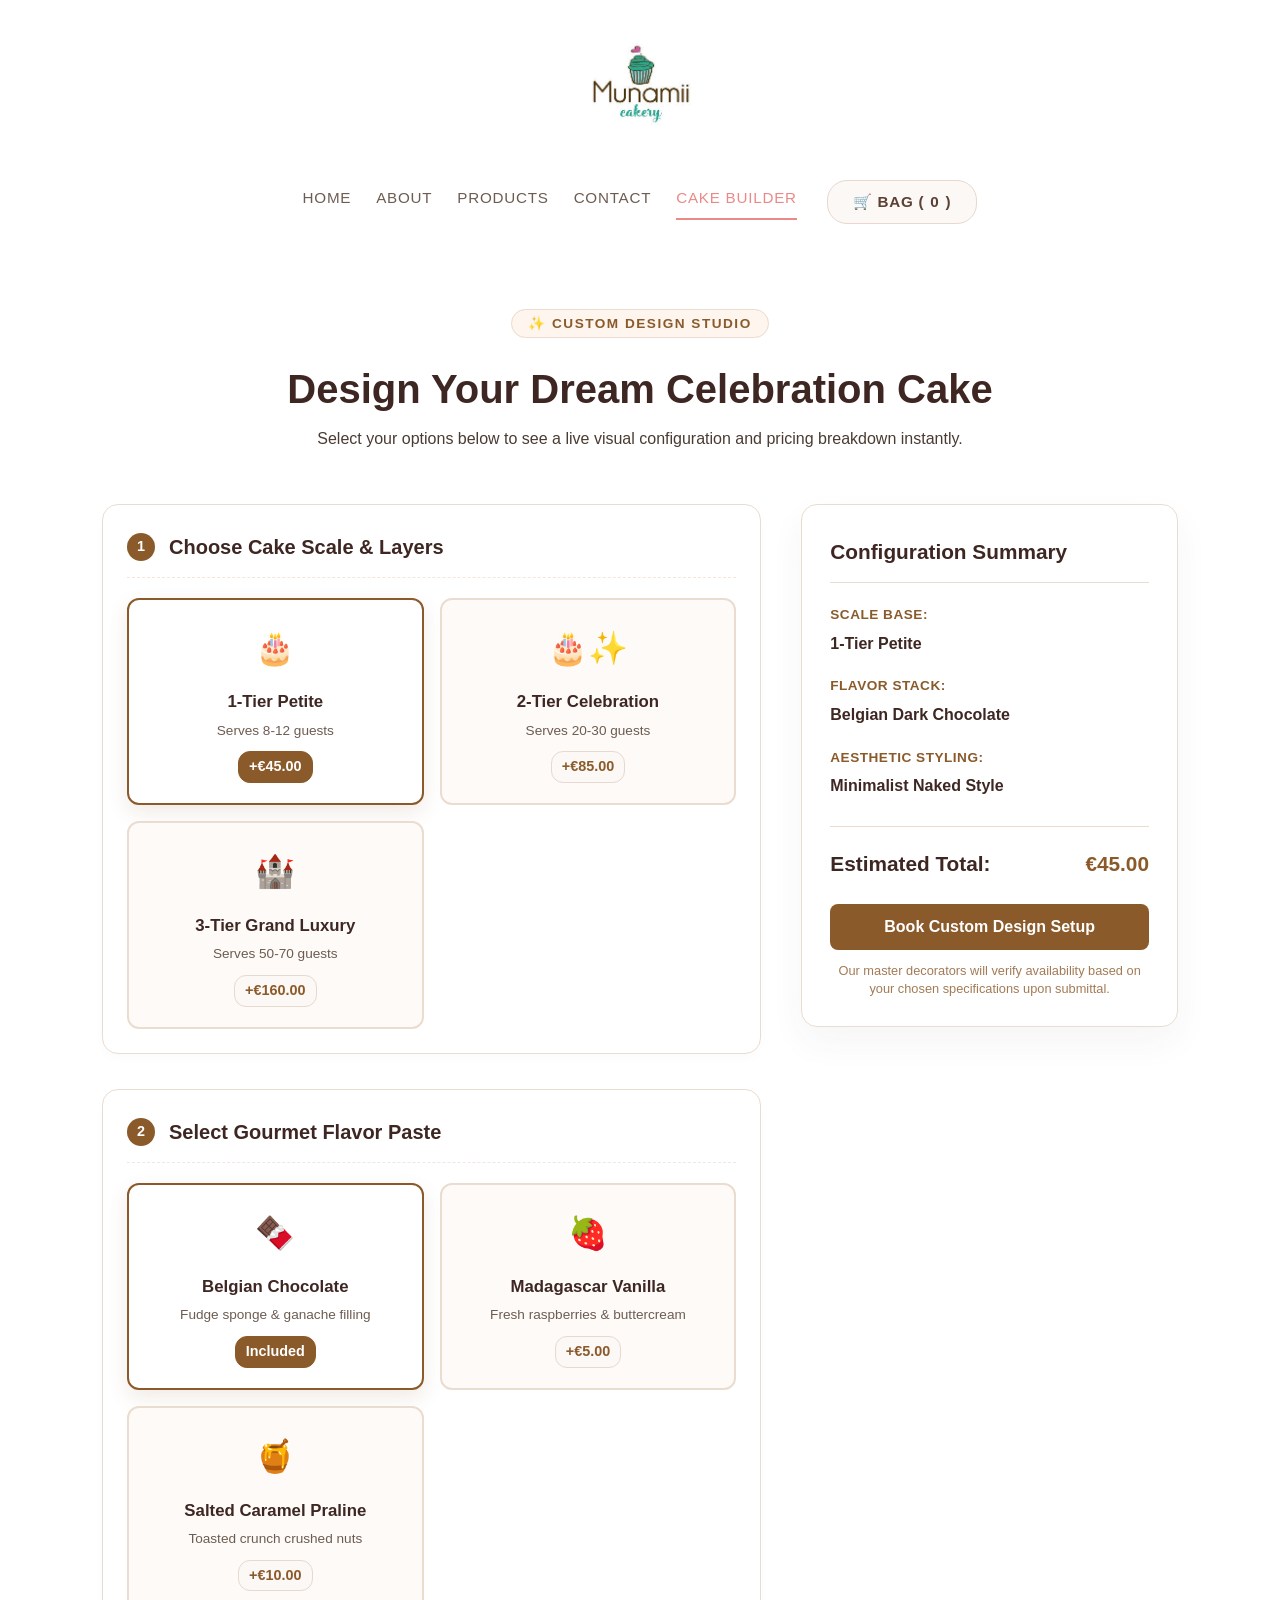
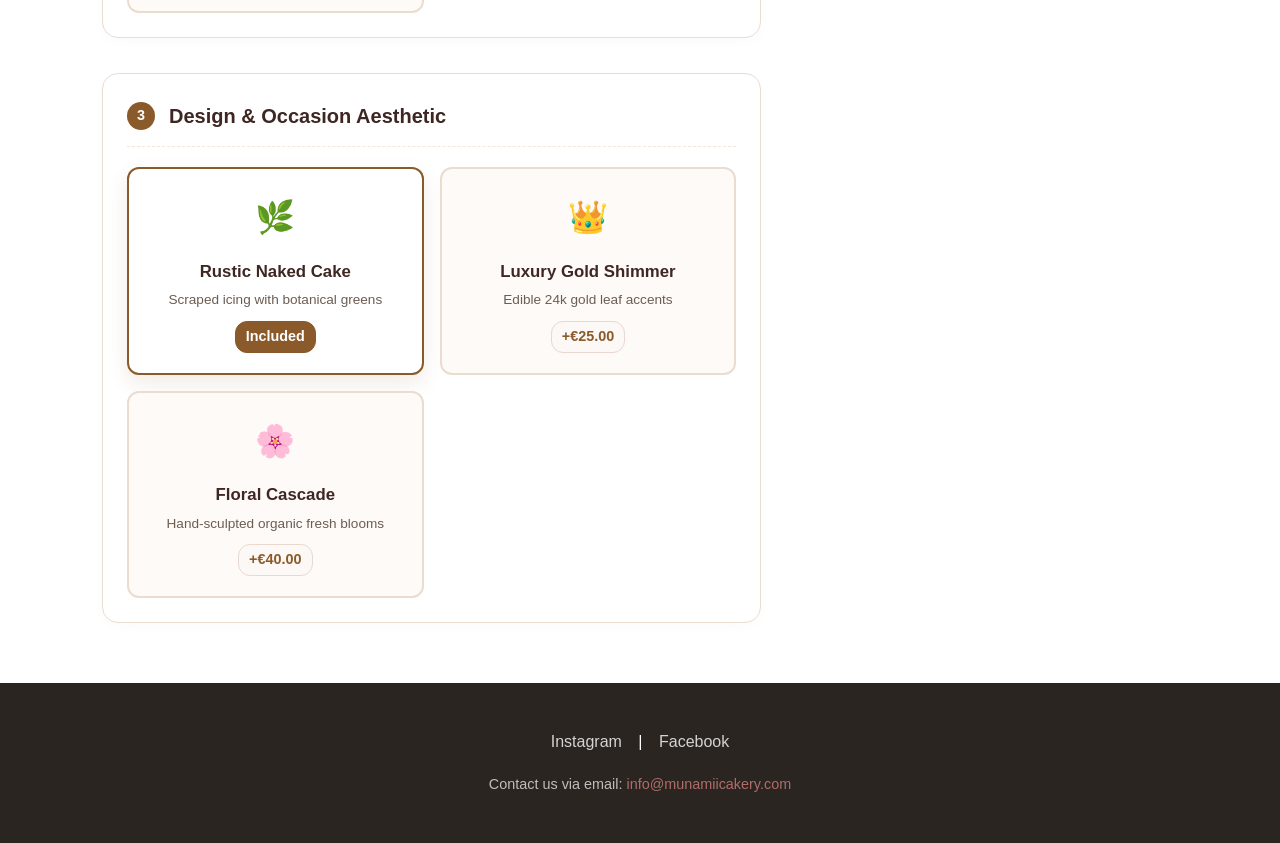
<file: builder.html>
<!DOCTYPE html>
<html lang="en">
<head>
    <meta charset="UTF-8">
    <meta name="viewport" content="width=device-width, initial-scale=1.0">
    <title>Interactive Cake Builder | Munamii Cakery</title>
    <link rel="stylesheet" href="style.css">
</head>
<body>

    <header>
        <img src="images.jpeg" alt="Munamii Cakery logo" class="logo">
        <nav>
            <a href="index.html">Home</a>
            <a href="about.html">About</a>
            <a href="products.html">Products</a>
            <a href="contact.html">Contact</a>
            <a href="builder.html" style="color: #e88b88; border-bottom: 2px solid #e88b88;">Cake Builder</a>
            <a href="products.html" class="cart-nav-link">
                🛒 Bag (<span class="cart-badge">0</span>)
            </a>
        </nav>
    </header>

    <main>
        <section class="builder-section">
            <div class="builder-intro">
                <span class="hero-tagline">✨ Custom Design Studio</span>
                <h1>Design Your Dream Celebration Cake</h1>
                <p>Select your options below to see a live visual configuration and pricing breakdown instantly.</p>
            </div>

            <div class="builder-workspace">
                <!-- Left Side: Interactive Step-by-Step Selection Grid -->
                <div class="builder-steps-container">
                    
                    <!-- Step 1: Tier Size selection -->
                    <div class="step-card-block">
                        <div class="step-header">
                            <span class="step-number">1</span>
                            <h3>Choose Cake Scale & Layers</h3>
                        </div>
                        <div class="options-grid">
                            <div class="option-card active" data-type="size" data-value="1-Tier Petite" data-price="45">
                                <span class="option-icon">🎂</span>
                                <h4>1-Tier Petite</h4>
                                <p>Serves 8-12 guests</p>
                                <span class="option-price-tag">+€45.00</span>
                            </div>
                            <div class="option-card" data-type="size" data-value="2-Tier Celebration" data-price="85">
                                <span class="option-icon">🎂✨</span>
                                <h4>2-Tier Celebration</h4>
                                <p>Serves 20-30 guests</p>
                                <span class="option-price-tag">+€85.00</span>
                            </div>
                            <div class="option-card" data-type="size" data-value="3-Tier Grand Luxury" data-price="160">
                                <span class="option-icon">🏰</span>
                                <h4>3-Tier Grand Luxury</h4>
                                <p>Serves 50-70 guests</p>
                                <span class="option-price-tag">+€160.00</span>
                            </div>
                        </div>
                    </div>

                    <!-- Step 2: Flavor Profile selection -->
                    <div class="step-card-block">
                        <div class="step-header">
                            <span class="step-number">2</span>
                            <h3>Select Gourmet Flavor Paste</h3>
                        </div>
                        <div class="options-grid">
                            <div class="option-card active" data-type="flavor" data-value="Belgian Dark Chocolate" data-price="0">
                                <span class="option-icon">🍫</span>
                                <h4>Belgian Chocolate</h4>
                                <p>Fudge sponge & ganache filling</p>
                                <span class="option-price-tag">Included</span>
                            </div>
                            <div class="option-card" data-type="flavor" data-value="Madagascar Vanilla & Raspberry" data-price="5">
                                <span class="option-icon">🍓</span>
                                <h4>Madagascar Vanilla</h4>
                                <p>Fresh raspberries & buttercream</p>
                                <span class="option-price-tag">+€5.00</span>
                            </div>
                            <div class="option-card" data-type="flavor" data-value="Salted Caramel Praline" data-price="10">
                                <span class="option-icon">🍯</span>
                                <h4>Salted Caramel Praline</h4>
                                <p>Toasted crunch crushed nuts</p>
                                <span class="option-price-tag">+€10.00</span>
                            </div>
                        </div>
                    </div>

                    <!-- Step 3: Frosting Styling/Theme Selection -->
                    <div class="step-card-block">
                        <div class="step-header">
                            <span class="step-number">3</span>
                            <h3>Design & Occasion Aesthetic</h3>
                        </div>
                        <div class="options-grid">
                            <div class="option-card active" data-type="style" data-value="Minimalist Naked Style" data-price="0">
                                <span class="option-icon">🌿</span>
                                <h4>Rustic Naked Cake</h4>
                                <p>Scraped icing with botanical greens</p>
                                <span class="option-price-tag">Included</span>
                            </div>
                            <div class="option-card" data-type="style" data-value="Luxury Gold Leaf Shimmer" data-price="25">
                                <span class="option-icon">👑</span>
                                <h4>Luxury Gold Shimmer</h4>
                                <p>Edible 24k gold leaf accents</p>
                                <span class="option-price-tag">+€25.00</span>
                            </div>
                            <div class="option-card" data-type="style" data-value="Extravagant Floral Cascade" data-price="40">
                                <span class="option-icon">🌸</span>
                                <h4>Floral Cascade</h4>
                                <p>Hand-sculpted organic fresh blooms</p>
                                <span class="option-price-tag">+€40.00</span>
                            </div>
                        </div>
                    </div>

                </div>

                <!-- Right Side: Live Summary & Price Panel Tracker -->
                <div class="builder-summary-sidebar">
                    <div class="sticky-summary-box">
                        <h3>Configuration Summary</h3>
                        
                        <div class="summary-receipt">
                            <div class="receipt-row">
                                <span class="receipt-label">Scale Base:</span>
                                <strong id="summary-size">1-Tier Petite</strong>
                            </div>
                            <div class="receipt-row">
                                <span class="receipt-label">Flavor Stack:</span>
                                <strong id="summary-flavor">Belgian Dark Chocolate</strong>
                            </div>
                            <div class="receipt-row">
                                <span class="receipt-label">Aesthetic Styling:</span>
                                <strong id="summary-style">Minimalist Naked Style</strong>
                            </div>
                        </div>

                        <div class="summary-total">
                            <span>Estimated Total:</span>
                            <span id="builder-total-price">€45.00</span>
                        </div>

                        <button id="book-custom-cake-btn" class="checkout-btn">Book Custom Design Setup</button>
                        <p class="sidebar-disclaimer">Our master decorators will verify availability based on your chosen specifications upon submittal.</p>
                    </div>
                </div>

            </div>
        </section>
    </main>

    <footer>
        <div class="footer-links">
            <a href="https://instagram.com" target="_blank">Instagram</a> | 
            <a href="https://facebook.com" target="_blank">Facebook</a>
        </div>
        <div class="footer-email">
            Contact us via email: <a href="mailto:info@munamiicakery.com">info@munamiicakery.com</a>
        </div>
    </footer>

    <!-- Include JavaScript for interactive state logic computation -->
    <script src="builder.js"></script>
</body>
</html>
</file>
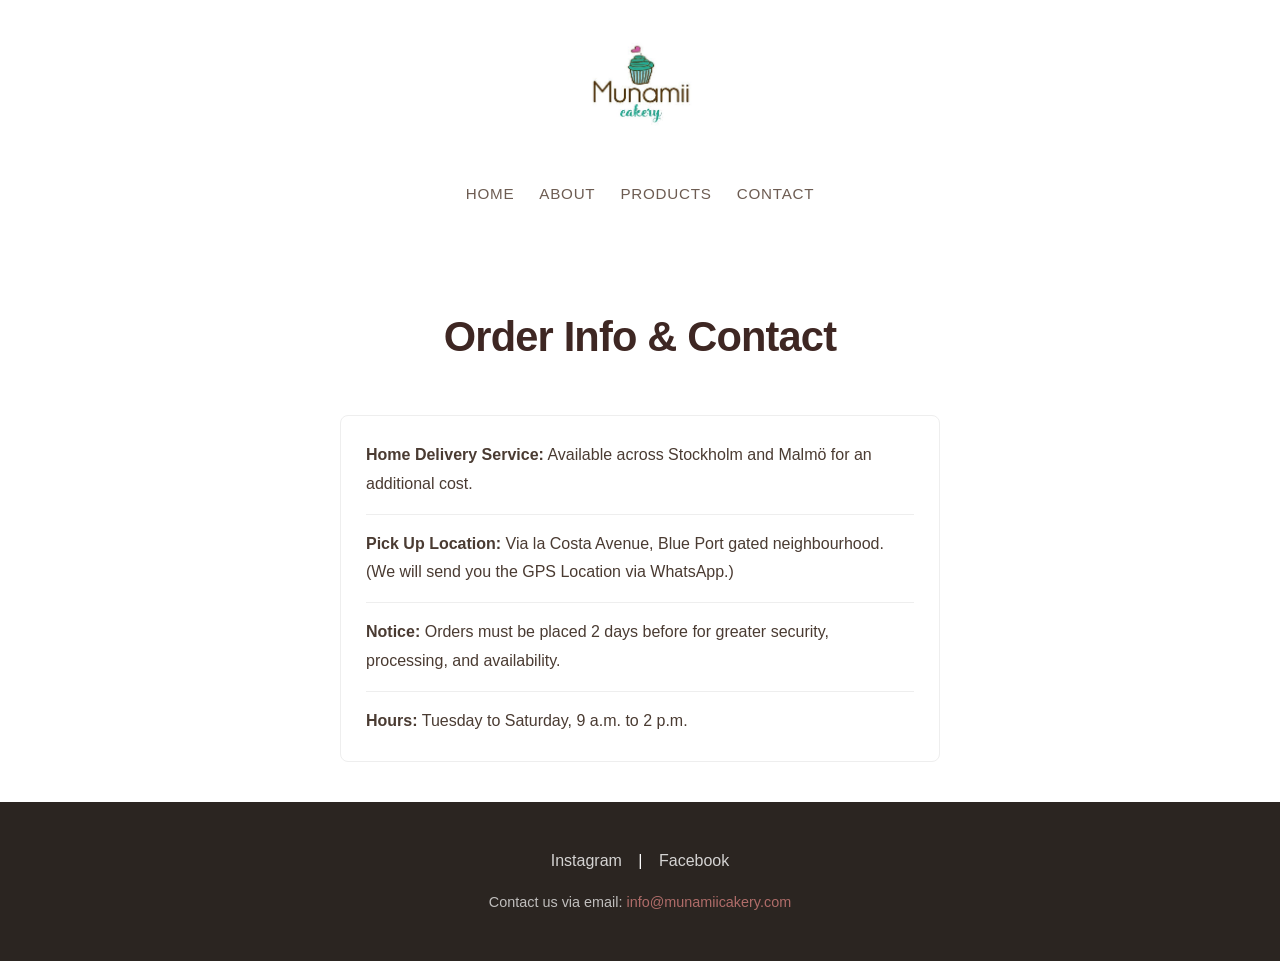
<file: contact.html>
<!DOCTYPE html>
<html lang="en">
<head>
    <meta charset="UTF-8">
    <meta name="viewport" content="width=device-width, initial-scale=1.0">
    <title>Contact Us | Munamii Cakery</title>
    <link rel="stylesheet" href="style.css">
</head>
<body>

    <header>
        <img src="images.jpeg" alt="Munamii Cakery Logo" class="logo">
        <nav>
            <a href="index.html">Home</a>
            <a href="about.html">About</a>
            <a href="products.html">Products</a>
            <a href="contact.html">Contact</a>
        </nav>
    </header>

    <main>
        <h1>Order Info & Contact</h1>
        <div style="max-width: 600px; margin: 0 auto; background: #fff; padding: 25px; border-radius: 8px; border: 1px solid #eee;">
            <p><strong>Home Delivery Service:</strong> Available across Stockholm and Malmö for an additional cost.</p>
            <hr style="margin: 15px 0; border: 0; border-top: 1px solid #eee;">
            <p><strong>Pick Up Location:</strong> Via la Costa Avenue, Blue Port gated neighbourhood. (We will send you the GPS Location via WhatsApp.)</p>
            <hr style="margin: 15px 0; border: 0; border-top: 1px solid #eee;">
            <p><strong>Notice:</strong> Orders must be placed 2 days before for greater security, processing, and availability.</p>
            <hr style="margin: 15px 0; border: 0; border-top: 1px solid #eee;">
            <p><strong>Hours:</strong> Tuesday to Saturday, 9 a.m. to 2 p.m.</p>
        </div>
    </main>

    <footer>
        <div class="footer-links">
            <a href="https://instagram.com" target="_blank">Instagram</a> | 
            <a href="https://facebook.com" target="_blank">Facebook</a>
        </div>
        <div class="footer-email">
            Contact us via email: <a href="mailto:info@munamiicakery.com">info@munamiicakery.com</a>
        </div>
    </footer>

</body>
</html>
</file>
<file: style.css>
/* ==========================================================================
   Base Elements & Global Resets
   ========================================================================== */
* {
    box-sizing: border-box;
    margin: 0;
    padding: 0;
}

body {
    font-family: -apple-system, BlinkMacSystemFont, "Segoe UI", Roboto, Helvetica, Arial, sans-serif;
    color: #4a3b32; 
    line-height: 1.8; 
    background-color: #ffffff;
}

/* ==========================================================================
   Header Navigation Layout
   ========================================================================== */
header {
    background-color: #ffffff;
    text-align: center;
    padding: 35px 20px 25px 20px;
}

header nav {
    display: flex;
    align-items: center; /* Forces perfect vertical centering inside nav */
    justify-content: center;
    gap: 25px;           /* Controls exact, even spacing between links */
}

.logo {
    max-width: 110px;
    margin-bottom: 25px;
}

nav a {
    text-decoration: none;
    color: #6d5c52;
    font-weight: 500;
    font-size: 0.95rem;
    letter-spacing: 0.05em; 
    text-transform: uppercase;
    padding-bottom: 6px;
    transition: color 0.3s ease, border-color 0.3s ease;
    border-bottom: 2px solid transparent;
}

nav a:hover {
    color: #e88b88; 
    border-bottom: 2px solid #e88b88;
}

/* Premium Shopping Bag Link component */
.cart-nav-link {
    text-decoration: none;
    color: #5c4033 !important;
    font-weight: 600;
    margin-left: 5px; 
    padding: 7.5px 25px;
    border-radius: 20px;
    background-color: #fcf8f5;
    border: 1px solid #e8d8ce;
    display: inline-flex;
    align-items: center;
    gap: 6px; 
    transition: all 0.2s ease;
}

.cart-nav-link:hover {
    background-color: #5c4033;
    color: #ffffff !important;
}

/* ==========================================================================
   Core Section Containers & Standard Page Layout Fixes
   ========================================================================== */
main {
    width: 100%;
    margin: 0 auto; 
    min-height: 60vh;
    padding: 40px 20px; /* Gives essential breathing room so elements don't slam into the header */
}

/* This targets main top headings on standard pages like Products and Contact */
main > h1:first-of-type {
    font-size: 2.6rem;
    font-weight: 700;
    color: #3e2723; /* Matching dark gourmet chocolate theme */
    text-align: center; /* Beautifully centers the page title */
    margin-top: 20px;
    margin-bottom: 40px;
    letter-spacing: -0.02em;
}

/* Centering helper for generic paragraphs on Products/Contact pages */
main > p {
    text-align: center;
    max-width: 620px;
    margin: 0 auto 30px auto;
    font-size: 1.1rem;
    color: #5c4033;
}

/* ==========================================================================
   E-Commerce Products Page Elements
   ========================================================================== */
.category-title {
    font-size: 1.6rem;
    font-weight: 600;
    color: #5c4d43;
    text-transform: uppercase;
    letter-spacing: 0.1em; 
    margin: 50px 0 30px 0;
    text-align: center;
    position: relative;
    padding-bottom: 12px;
}

.category-title::after {
    content: '';
    position: absolute;
    bottom: 0;
    left: 50%;
    transform: translateX(-50%);
    width: 50px;
    height: 2px;
    background-color: #e88b88; 
}

.product-grid {
    display: grid;
    width: 100%;
    max-width: 1100px; 
    grid-template-columns: repeat(auto-fit, minmax(250px, 1fr)); 
    gap: 30px; 
    margin: 0 auto 40px auto;
    padding: 10px 20px;
}

.product-card {
    background: #ffffff;
    border-radius: 12px;
    padding: 16px;
    text-align: center;
    box-shadow: 0 4px 18px rgba(74, 59, 50, 0.04); 
    transition: transform 0.3s cubic-bezier(0.25, 0.46, 0.45, 0.94), box-shadow 0.3s ease;
}

.product-card:hover {
    transform: translateY(-6px);
    box-shadow: 0 12px 24px rgba(74, 59, 50, 0.09);
}

.product-card img {
    width: 100%;
    height: 220px;
    object-fit: cover; 
    border-radius: 8px;
    margin-bottom: 15px;
}

.product-card-content {
    padding: 10px 0;
    text-align: left;
    display: flex;
    flex-direction: column;
    gap: 12px;
}

.product-card-content h3 {
    font-size: 1.15rem;
    color: #3e2723;
    margin: 0;
}

.product-meta {
    display: flex;
    justify-content: flex-start; 
    align-items: center;
    gap: 20px;                   
    margin-top: 10px;
}

.price {
    font-weight: 700;
    font-size: 1.2rem;
    color: #5c4033; 
}

.add-to-cart-btn {
    background-color: #8b5a2b; 
    color: #ffffff;
    border: none;
    padding: 6px 14px;
    border-radius: 8px;
    font-family: inherit;
    font-weight: 600;
    font-size: 0.85rem;
    cursor: pointer;
    box-shadow: 0 5px 4px rgba(139, 90, 43, 0.15);
    transition: all 0.2s ease-in-out;
}

.add-to-cart-btn:hover {
    background-color: #5c4033; 
    transform: translateY(-1px);
    box-shadow: 0 4px 8px rgba(92, 64, 51, 0.25);
}

.add-to-cart-btn:active {
    transform: translateY(1px);
}

/* ==========================================================================
   Sliding Cart Drawer UI
   ========================================================================== */
.cart-drawer {
    position: fixed;
    top: 0;
    right: -450px; 
    width: 100%;
    max-width: 420px;
    height: 100vh;
    background-color: #fdfaf7; 
    box-shadow: -8px 0 35px rgba(92, 64, 51, 0.15); 
    z-index: 1000;
    display: flex;
    flex-direction: column;
    transition: right 0.4s cubic-bezier(0.16, 1, 0.3, 1);
}

.cart-drawer.open {
    right: 0;
}

.cart-header {
    padding: 24px;
    border-bottom: 1px solid #ebdcd0; 
    display: flex;
    justify-content: space-between;
    align-items: center;
    background-color: #ffffff;
}

.cart-header h2 {
    font-size: 1.4rem;
    font-weight: 700;
    color: #3e2723; 
    margin: 0;
}

.close-cart-btn {
    background: none;
    border: none;
    font-size: 2.2rem;
    cursor: pointer;
    color: #8b5a2b; 
    line-height: 1;
    transition: color 0.2s ease;
}

.close-cart-btn:hover {
    color: #3e2723;
}

.cart-item-row {
    display: flex;
    justify-content: space-between;
    align-items: center;
    margin-bottom: 16px;
    padding: 16px;
    background-color: #ffffff; 
    border-radius: 12px;
    border: 1px solid #ebdcd0;
    box-shadow: 0 2px 6px rgba(92, 64, 51, 0.03);
}

.cart-item-info {
    display: flex;
    flex-direction: column;
    gap: 4px;
}

.cart-item-info strong {
    font-size: 1rem;
    color: #3e2723;
}

.cart-item-single-price {
    font-size: 0.85rem;
    color: #8b5a2b; 
}

.cart-item-controls {
    display: flex;
    align-items: center;
    gap: 12px;
}

.quantity-stepper {
    display: flex;
    align-items: center;
    background-color: #fdfaf7;
    border: 1px solid #ebdcd0;
    border-radius: 20px; 
    overflow: hidden;
    padding: 2px;
}

.stepper-btn {
    background: none;
    border: none;
    padding: 6px 12px;
    font-weight: 700;
    font-size: 1rem;
    cursor: pointer;
    color: #8b5a2b;
    transition: all 0.2s ease;
    border-radius: 50%;
}

.stepper-btn:hover {
    background-color: #8b5a2b;
    color: #ffffff;
}

.stepper-input {
    width: 38px;
    background: transparent;
    border: none;
    text-align: center;
    font-size: 0.95rem;
    font-weight: 700;
    color: #3e2723; 
    font-family: inherit;
    padding: 2px 0;
}

.stepper-input::-webkit-outer-spin-button,
.stepper-input::-webkit-inner-spin-button {
    -webkit-appearance: none;
    margin: 0;
}

.stepper-input[type=number] {
    -moz-appearance: textfield; 
}

.stepper-input:focus {
    outline: none;
    background-color: #f5eae1; 
    border-radius: 4px;
}

.cart-item-total-price {
    font-weight: 700;
    color: #3e2723;
    font-size: 1rem;
    min-width: 65px;
    text-align: right;
}

.delete-item-btn {
    background: none;
    border: none;
    cursor: pointer;
    font-size: 1.1rem;
    padding: 4px;
    transition: transform 0.2s ease;
}

.delete-item-btn:hover {
    transform: scale(1.15);
}

.cart-footer {
    padding: 24px;
    border-top: 1px solid #ebdcd0;
    background-color: #ffffff;
}

.cart-total-row {
    display: flex;
    justify-content: space-between;
    font-size: 1.3rem;
    font-weight: 700;
    margin-bottom: 20px;
    color: #3e2723;
}

#cart-total-price {
    color: #8b5a2b; 
}

.checkout-btn {
    width: 100%;
    background-color: #8b5a2b;
    color: white;
    padding: 14px;
    border: none;
    border-radius: 8px;
    font-weight: 600;
    font-size: 1rem;
    cursor: pointer;
    transition: background-color 0.2s ease;
}

.checkout-btn:hover {
    background-color: #5c4033;
}

.cart-overlay {
    position: fixed;
    top: 0;
    left: 0;
    width: 100vw;
    height: 100vh;
    background-color: rgba(62, 39, 35, 0.3); 
    backdrop-filter: blur(5px); 
    z-index: 999;
    display: none;
}

.cart-overlay.open {
    display: block;
}

/* ==========================================================================
   Click-to-Expand Product Modal Info Boxes
   ========================================================================== */
.product-modal {
    position: fixed;
    top: 50%;
    left: 50%;
    transform: translate(-50%, -50%) scale(0.85); 
    width: 90%;
    max-width: 650px;
    background-color: #ffffff;
    border-radius: 16px;
    box-shadow: 0 25px 50px -12px rgba(92, 64, 51, 0.25);
    z-index: 2000;
    opacity: 0;
    pointer-events: none;
    transition: all 0.3s cubic-bezier(0.16, 1, 0.3, 1);
    overflow: hidden;
}

.product-modal.active {
    opacity: 1;
    pointer-events: auto;
    transform: translate(-50%, -50%) scale(1); 
}

.modal-content {
    position: relative;
    padding: 30px;
}

.modal-body-layout {
    display: flex;
    flex-direction: column; 
    gap: 25px;
}

@media (min-width: 550px) {
    .modal-body-layout {
        flex-direction: row; 
    }
}

.modal-left-img {
    flex: 1;
    max-width: 100%;
}

.modal-left-img img {
    width: 100%;
    height: 250px;
    object-fit: cover;
    border-radius: 12px;
    border: 1px solid #ebdcd0;
}

.modal-right-info {
    flex: 1.2;
    display: flex;
    flex-direction: column;
    text-align: left;
}

.modal-right-info h2 {
    font-size: 1.5rem;
    color: #3e2723; 
    margin: 0 0 6px 0;
}

.modal-price-tag {
    font-size: 1.3rem;
    font-weight: 700;
    color: #8b5a2b; 
    margin-bottom: 15px;
    display: inline-block;
}

.modal-right-info h3 {
    font-size: 0.9rem;
    text-transform: uppercase;
    letter-spacing: 0.5px;
    color: #a1887f;
    margin: 0 0 6px 0;
}

.modal-right-info p {
    font-size: 0.95rem;
    line-height: 1.5;
    color: #5c4033;
    margin: 0;
}

.close-modal-btn {
    position: absolute;
    top: 15px;
    right: 20px;
    background: none;
    border: none;
    font-size: 2.2rem;
    font-weight: 300;
    cursor: pointer;
    color: #8b5a2b;
    z-index: 10;
    line-height: 1;
}

.close-modal-btn:hover {
    color: #3e2723;
}

.modal-overlay {
    position: fixed;
    top: 0;
    left: 0;
    width: 100vw;
    height: 100vh;
    background-color: rgba(62, 39, 35, 0.4);
    backdrop-filter: blur(6px);
    z-index: 1999;
    opacity: 0;
    pointer-events: none;
    transition: opacity 0.3s ease;
}

.modal-overlay.active {
    opacity: 1;
    pointer-events: auto;
}

/* ==========================================================================
   Premium Homepage Hero Section Overhaul Layout
   ========================================================================== */
.hero-split-container {
    display: flex;
    flex-direction: column; 
    align-items: center;
    justify-content: space-between;
    gap: 40px;
    padding: 60px 5%;
    max-width: 1200px;
    margin: 0 auto;
    min-height: calc(80vh - 120px); 
}

@media (min-width: 850px) {
    .hero-split-container {
        flex-direction: row;
        padding: 80px 2%;
        gap: 60px;
    }
}

.hero-left-content {
    flex: 1;
    text-align: left; 
    display: flex;
    flex-direction: column;
    align-items: flex-start;
}

.hero-tagline {
    font-size: 0.85rem;
    font-weight: 700;
    text-transform: uppercase;
    letter-spacing: 1.5px;
    color: #8b5a2b; 
    background-color: #fdf5ee; 
    padding: 6px 16px;
    border-radius: 20px;
    margin-bottom: 18px;
    border: 1px solid #ebdcd0;
}

.hero-left-content h1 {
    font-size: 2.8rem;
    line-height: 1.15;
    color: #3e2723; 
    margin: 0 0 16px 0;
    font-weight: 800;
}

@media (min-width: 1050px) {
    .hero-left-content h1 {
        font-size: 3.5rem; 
    }
}

.hero-left-content p {
    font-size: 1.1rem;
    line-height: 1.6;
    color: #5c4033; 
    margin: 0 0 32px 0;
    max-width: 520px;
}

.hero-cta-buttons {
    display: flex;
    flex-wrap: wrap;
    gap: 16px;
}

.hero-btn-primary {
    background-color: #8b5a2b; 
    color: #ffffff;
    text-decoration: none;
    padding: 14px 28px;
    border-radius: 8px;
    font-weight: 600;
    font-size: 1rem;
    box-shadow: 0 4px 12px rgba(139, 90, 43, 0.2);
    transition: all 0.2s ease-in-out;
}

.hero-btn-primary:hover {
    background-color: #3e2723;
    transform: translateY(-2px);
    box-shadow: 0 6px 16px rgba(62, 39, 35, 0.3);
}

.hero-btn-secondary {
    background-color: transparent;
    color: #8b5a2b;
    text-decoration: none;
    padding: 14px 28px;
    border-radius: 8px;
    font-weight: 600;
    font-size: 1rem;
    border: 2px solid #ebdcd0;
    transition: all 0.2s ease-in-out;
}

.hero-btn-secondary:hover {
    background-color: #fdf5ee;
    border-color: #8b5a2b;
    transform: translateY(-2px);
}

.hero-right-visual {
    flex: 1;
    display: flex;
    justify-content: center;
    align-items: center;
    width: 100%;
}

.hero-image-wrapper {
    position: relative;
    width: 100%;
    max-width: 480px;
}

.main-hero-img {
    width: 100%;
    height: 380px;
    object-fit: cover;
    border-radius: 24px; 
    border: 8px solid #ffffff; 
    box-shadow: 0 20px 40px rgba(92, 64, 51, 0.12);
}

@media (min-width: 850px) {
    .main-hero-img {
        height: 460px;
    }
}

.floating-review-badge {
    position: absolute;
    bottom: 25px;
    left: -20px; 
    background-color: #ffffff;
    padding: 12px 20px;
    border-radius: 14px;
    box-shadow: 0 10px 25px rgba(62, 39, 35, 0.08);
    border: 1px solid #f2e7de;
    text-align: left;
    display: none; 
}

@media (min-width: 480px) {
    .floating-review-badge {
        display: block; 
    }
}

.floating-review-badge .stars {
    font-size: 0.9rem;
    display: block;
    margin-bottom: 2px;
}

.floating-review-badge p {
    font-size: 0.85rem;
    margin: 0;
    color: #3e2723;
}

/* ==========================================================================
   Premium About Story Section Overhaul Styles
   ========================================================================== */
.about-story-container {
    display: flex;
    flex-direction: column; 
    align-items: center;
    justify-content: space-between;
    gap: 50px;
    padding: 60px 5%;
    max-width: 1200px;
    margin: 0 auto;
    min-height: 75vh;
}

@media (min-width: 850px) {
    .about-story-container {
        flex-direction: row;
        padding: 80px 2%;
        gap: 70px;
    }
}

.about-story-left {
    flex: 1.1;
    text-align: left;
    display: flex;
    flex-direction: column;
    align-items: flex-start;
}

.about-tagline {
    font-size: 0.85rem;
    font-weight: 700;
    text-transform: uppercase;
    letter-spacing: 1.5px;
    color: #8b5a2b; 
    background-color: #fdf5ee; 
    padding: 6px 16px;
    border-radius: 20px;
    margin-bottom: 18px;
    border: 1px solid #ebdcd0;
}

.about-story-left h1 {
    font-size: 2.4rem;
    line-height: 1.2;
    color: #3e2723; 
    margin: 0 0 20px 0;
    font-weight: 800;
}

@media (min-width: 1050px) {
    .about-story-left h1 {
        font-size: 3rem;
    }
}

.about-lead-text {
    font-size: 1.15rem;
    line-height: 1.6;
    color: #8b5a2b; 
    font-weight: 500;
    margin-bottom: 16px;
}

.about-story-left p {
    font-size: 1rem;
    line-height: 1.6;
    color: #5c4033; 
    margin: 0 0 24px 0;
}

.brand-milestones {
    display: flex;
    flex-direction: column;
    gap: 20px;
    margin-top: 10px;
    width: 100%;
}

.milestone-item {
    display: flex;
    gap: 16px;
    align-items: flex-start;
}

.milestone-dot {
    width: 10px;
    height: 10px;
    background-color: #8b5a2b;
    border-radius: 50%;
    margin-top: 6px;
    flex-shrink: 0;
    box-shadow: 0 0 0 4px #fdf5ee; 
}

.milestone-info h4 {
    font-size: 1.05rem;
    color: #3e2723;
    margin: 0 0 4px 0;
    font-weight: 700;
}

.milestone-info p {
    font-size: 0.9rem;
    color: #5c4033;
    margin: 0;
    line-height: 1.4;
}

.about-story-right {
    flex: 0.9;
    display: flex;
    justify-content: center;
    align-items: center;
    width: 100%;
}

.about-image-frame {
    position: relative;
    width: 100%;
    max-width: 440px;
}

.main-about-img {
    width: 100%;
    height: 420px;
    object-fit: cover;
    border-radius: 24px;
    border: 8px solid #ffffff;
    box-shadow: 0 20px 40px rgba(92, 64, 51, 0.1);
}

@media (min-width: 850px) {
    .main-about-img {
        height: 500px;
    }
}

.artisan-badge-card {
    position: absolute;
    top: 35px;
    right: -20px; 
    background-color: #ffffff;
    padding: 16px 24px;
    border-radius: 16px;
    box-shadow: 0 12px 30px rgba(62, 39, 35, 0.08);
    border: 1px solid #f2e7de;
    max-width: 200px;
    text-align: left;
}

.artisan-badge-card h5 {
    font-size: 0.95rem;
    color: #8b5a2b;
    margin: 0 0 4px 0;
    font-weight: 700;
    text-transform: uppercase;
    letter-spacing: 0.5px;
}

.artisan-badge-card p {
    font-size: 0.85rem;
    margin: 0;
    color: #3e2723;
    line-height: 1.3;
    font-weight: 500;
}

/* ==========================================================================
   Footer Layout Settings
   ========================================================================== */
footer {
    background-color: #2b2521; 
    color: #fff;
    text-align: center;
    padding: 45px 20px;
    margin-top: 0; 
}

.footer-links {
    margin-bottom: 15px;
}

.footer-links a {
    color: #fff;
    text-decoration: none;
    font-weight: 500;
    margin: 0 12px;
    opacity: 0.8;
    transition: opacity 0.3s;
}

.footer-links a:hover {
    opacity: 1;
    color: #e88b88;
}

.footer-email {
    font-size: 0.9rem;
    opacity: 0.7;
}

.footer-email a {
    color: #e88b88;
    text-decoration: none;
}

.footer-email a:hover {
    text-decoration: underline;
}

/* ==========================================================================
   Interactive Application Style Cake Builder Customizer Styles
   ========================================================================== */

.builder-section {
    max-width: 1200px;
    margin: 0 auto;
    padding: 20px 5%;
}

.builder-intro {
    text-align: center;
    margin-bottom: 50px;
}

.builder-intro h1 {
    font-size: 2.5rem;
    color: #3e2723;
    font-weight: 800;
    margin-top: 15px;
}

/* Flex layout workspace setup split */
.builder-workspace {
    display: flex;
    flex-direction: column;
    gap: 40px;
    align-items: stretch; /* Aligns columns to stretch fully, creating the scrolling runway */
    width: 100%;
}

@media (min-width: 900px) {
    .builder-workspace {
        flex-direction: row;
        align-items: flex-start; /* Crucial: Prevents the sidebar from stretching to full height so it can float */
    }
}

/* Cards left container layout columns */
.builder-steps-container {
    flex: 1.4;
    display: flex;
    flex-direction: column;
    gap: 35px;
}

.step-card-block {
    background-color: #ffffff;
    border-radius: 16px;
    padding: 24px;
    border: 1px solid #ebdcd0;
    box-shadow: 0 4px 12px rgba(92, 64, 51, 0.02);
}

.step-header {
    display: flex;
    align-items: center;
    gap: 14px;
    margin-bottom: 20px;
    border-bottom: 1px dashed #f2e7de;
    padding-bottom: 12px;
}

.step-number {
    background-color: #8b5a2b;
    color: #ffffff;
    width: 28px;
    height: 28px;
    border-radius: 50%;
    display: flex;
    align-items: center;
    justify-content: center;
    font-weight: 700;
    font-size: 0.9rem;
}

.step-header h3 {
    font-size: 1.25rem;
    color: #3e2723;
    font-weight: 700;
}

/* Individual card components options grid grids layout */
.options-grid {
    display: grid;
    grid-template-columns: repeat(auto-fit, minmax(200px, 1fr));
    gap: 16px;
}

.option-card {
    background-color: #fdfaf7;
    border: 2px solid #ebdcd0;
    border-radius: 12px;
    padding: 20px;
    text-align: center;
    cursor: pointer;
    transition: all 0.25s cubic-bezier(0.4, 0, 0.2, 1);
    display: flex;
    flex-direction: column;
    align-items: center;
}

.option-card:hover {
    border-color: #8b5a2b;
    background-color: #ffffff;
    transform: translateY(-2px);
}

/* Interactive Chosen Selected State Class Indicator */
.option-card.active {
    background-color: #ffffff;
    border-color: #8b5a2b;
    box-shadow: 0 8px 20px rgba(139, 90, 43, 0.12);
}

.option-icon {
    font-size: 2rem;
    margin-bottom: 10px;
    display: block;
}

.option-card h4 {
    font-size: 1.05rem;
    color: #3e2723;
    margin: 0 0 4px 0;
    font-weight: 700;
}

.option-card p {
    font-size: 0.85rem;
    color: #6d5c52;
    line-height: 1.3;
    margin-bottom: 12px;
}

.option-price-tag {
    font-size: 0.9rem;
    font-weight: 700;
    color: #8b5a2b;
    margin-top: auto; /* Pushes price text tag down uniformly */
    background-color: #fcf8f5;
    padding: 2px 10px;
    border-radius: 12px;
    border: 1px solid #e8d8ce;
}

.option-card.active .option-price-tag {
    background-color: #8b5a2b;
    color: #ffffff;
    border-color: #8b5a2b;
}

/* Right Side Summary Sidebar Box Elements Panels */
.builder-summary-sidebar {
    flex: 0.8;
    width: 100%;
}

.sticky-summary-box {
    position: -webkit-sticky;
    position: sticky;
    top: 30px; /* Keeps computational summary fixed on desktops during long page scrolling actions */
    background-color: #ffffff;
    border: 1px solid #ebdcd0;
    border-radius: 16px;
    padding: 28px;
    box-shadow: 0 15px 35px rgba(92, 64, 51, 0.05);
    text-align: left;
}

.sticky-summary-box h3 {
    font-size: 1.3rem;
    color: #3e2723;
    margin: 0 0 20px 0;
    font-weight: 700;
    border-bottom: 1px solid #ebdcd0;
    padding-bottom: 12px;
}

.summary-receipt {
    display: flex;
    flex-direction: column;
    gap: 16px;
    margin-bottom: 25px;
}

.receipt-row {
    display: flex;
    flex-direction: column;
    gap: 2px;
}

.receipt-label {
    font-size: 0.85rem;
    color: #8b5a2b;
    text-transform: uppercase;
    letter-spacing: 0.5px;
    font-weight: 600;
}

.receipt-row strong {
    font-size: 1rem;
    color: #3e2723;
}

.summary-total {
    border-top: 1px solid #ebdcd0;
    padding-top: 18px;
    margin-bottom: 22px;
    display: flex;
    justify-content: space-between;
    align-items: center;
    font-size: 1.3rem;
    font-weight: 800;
    color: #3e2723;
}

#builder-total-price {
    color: #8b5a2b;
}

.sidebar-disclaimer {
    font-size: 0.8rem;
    color: #8b5a2b;
    opacity: 0.8;
    margin-top: 12px;
    text-align: center;
    line-height: 1.4;
}

/* ==========================================================================
   Premium Interactive Testimonial Section & Grid Filters
   ========================================================================== */
.testimonials-section {
    max-width: 1200px;
    margin: 0 auto;
    padding: 80px 5%;
    background: transparent;
}

.testimonials-intro {
    text-align: center;
    margin-bottom: 45px;
    display: flex;
    flex-direction: column;
    align-items: center;
}

.testimonials-intro h2 {
    font-size: 2.4rem;
    color: #3e2723;
    font-weight: 800;
    margin: 15px 0;
}

.testimonials-intro p {
    color: #5c4033;
    max-width: 600px;
    margin-bottom: 30px;
}

/* Custom Interactive Filter Tab Pill Selectors */
.testimonial-filters {
    display: flex;
    flex-wrap: wrap;
    justify-content: center;
    gap: 12px;
    margin-top: 10px;
}

.filter-btn {
    background-color: #fdfaf7;
    border: 1px solid #ebdcd0;
    color: #8b5a2b;
    padding: 10px 22px;
    border-radius: 25px;
    font-size: 0.9rem;
    font-weight: 600;
    cursor: pointer;
    transition: all 0.25s ease;
}

.filter-btn:hover {
    border-color: #8b5a2b;
    background-color: #ffffff;
}

.filter-btn.active {
    background-color: #8b5a2b;
    color: #ffffff;
    border-color: #8b5a2b;
    box-shadow: 0 4px 12px rgba(139, 90, 43, 0.15);
}

/* The Animated Display Asymmetric Grid Layout Setup */
.testimonials-grid {
    display: grid;
    grid-template-columns: repeat(auto-fit, minmax(320px, 1fr));
    gap: 30px;
    align-items: start;
}

.testimonial-card {
    background-color: #ffffff;
    border: 1px solid #ebdcd0;
    border-radius: 16px;
    padding: 30px;
    box-shadow: 0 4px 15px rgba(92, 64, 51, 0.02);
    text-align: left;
    transition: all 0.4s cubic-bezier(0.16, 1, 0.3, 1);
    opacity: 1;
    transform: scale(1);
}

/* Hover Micro-interaction lift */
.testimonial-card:hover {
    transform: translateY(-4px);
    box-shadow: 0 15px 30px rgba(92, 64, 51, 0.06);
    border-color: #8b5a2b;
}

/* Classes utilized by JavaScript filtering for smooth disappear animations */
.testimonial-card.hidden {
    display: none;
}

.testimonial-header {
    display: flex;
    justify-content: space-between;
    align-items: center;
    margin-bottom: 18px;
}

.stars {
    font-size: 0.95rem;
    letter-spacing: 1px;
}

.verified-badge {
    font-size: 0.75rem;
    font-weight: 700;
    color: #2e7d32; /* Soft luxury green assurance badge */
    background-color: #e8f5e9;
    padding: 4px 10px;
    border-radius: 12px;
    text-transform: uppercase;
}

.testimonial-quote {
    font-size: 1rem;
    line-height: 1.6;
    color: #5c4033;
    font-style: italic;
    margin-bottom: 24px;
}

/* Author Profiler Split */
.testimonial-author {
    display: flex;
    align-items: center;
    gap: 14px;
    border-top: 1px dashed #f2e7de;
    padding-top: 16px;
}

.author-avatar {
    width: 46px;
    height: 46px;
    border-radius: 50%;
    object-fit: cover;
    border: 2px solid #ffffff;
    box-shadow: 0 4px 8px rgba(0,0,0,0.05);
}

.author-info h4 {
    font-size: 1rem;
    color: #3e2723;
    margin: 0 0 2px 0;
    font-weight: 700;
}

.author-info p {
    font-size: 0.8rem;
    color: #8b5a2b;
    margin: 0;
    font-weight: 500;
}
</file>
